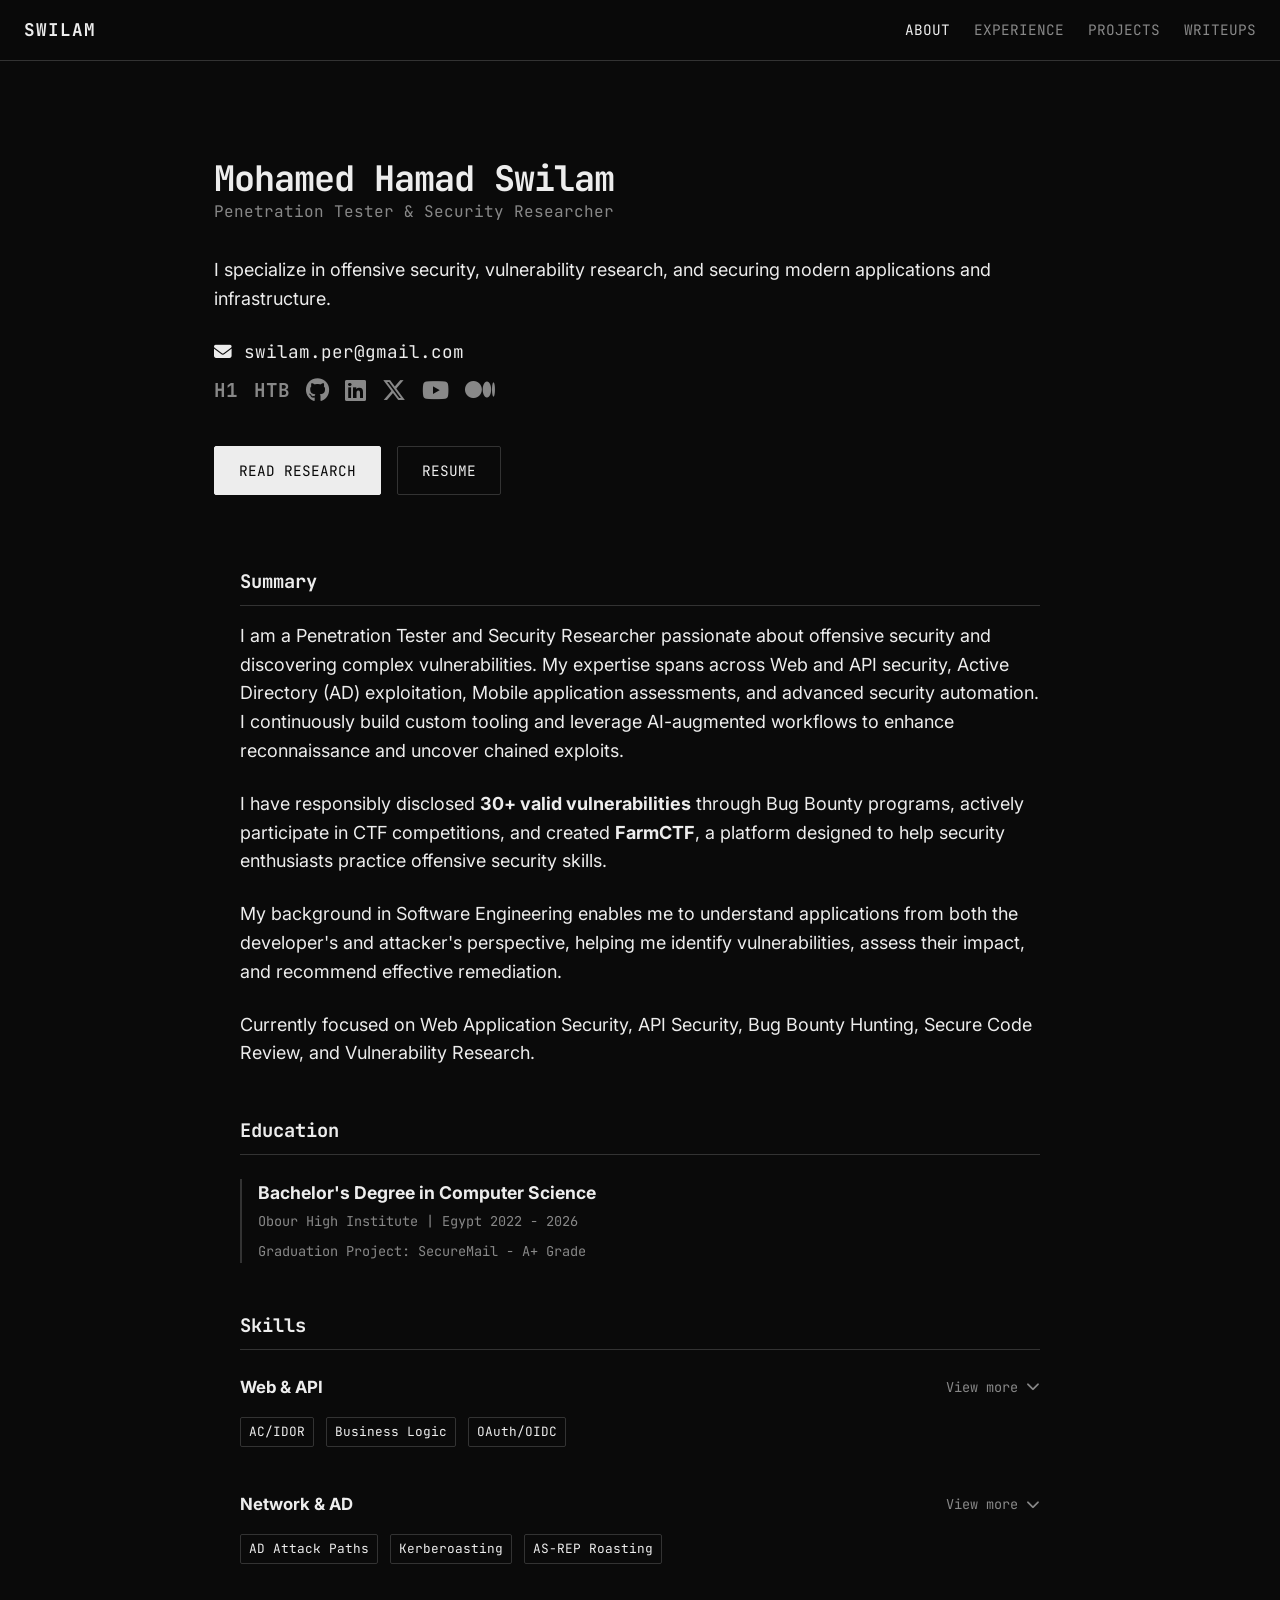
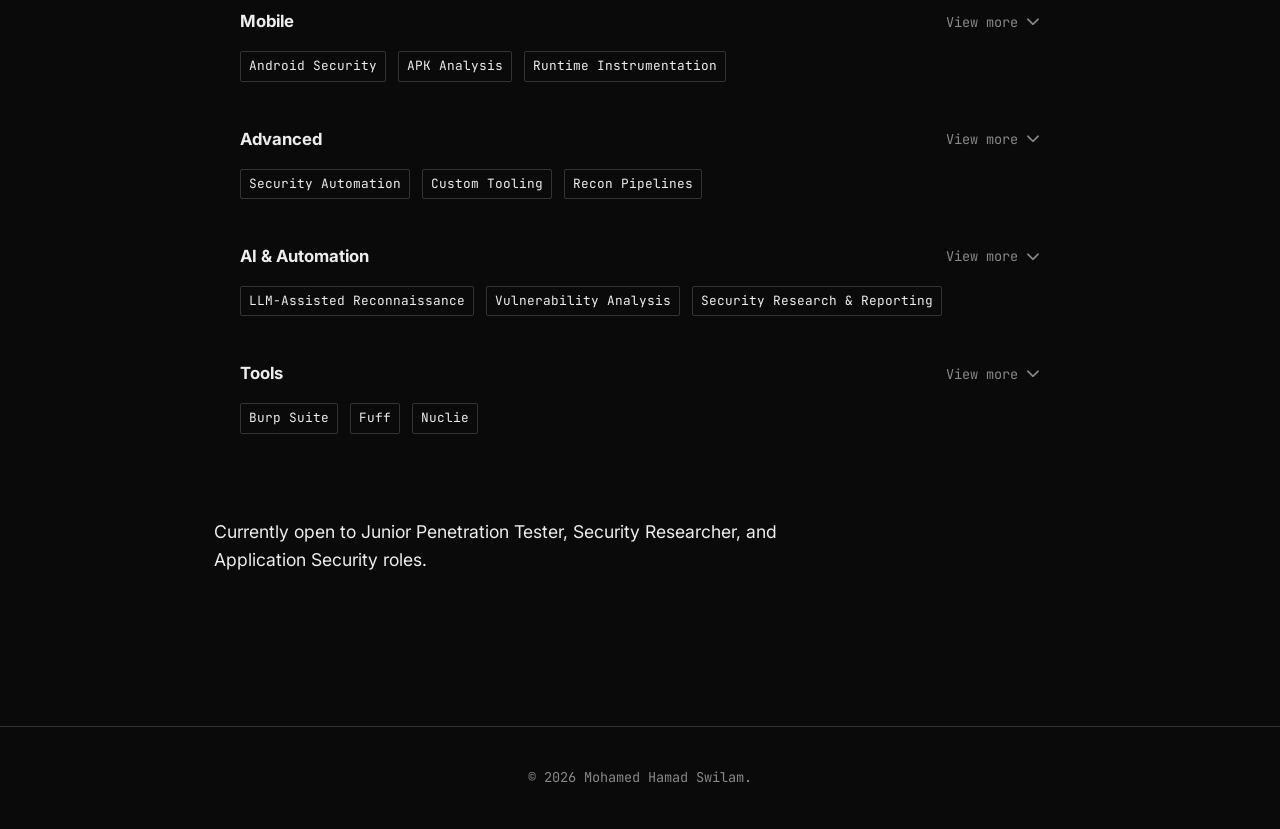
<file: index.html>
<!DOCTYPE html>
<html>
<head>
    <meta charset="UTF-8">
    <meta http-equiv="refresh" content="0; url=pages/about.html" />
    <title>Redirecting...</title>
</head>
<body>
    <script>
        window.location.replace("pages/about.html");
    </script>
</body>
</html>
</file>
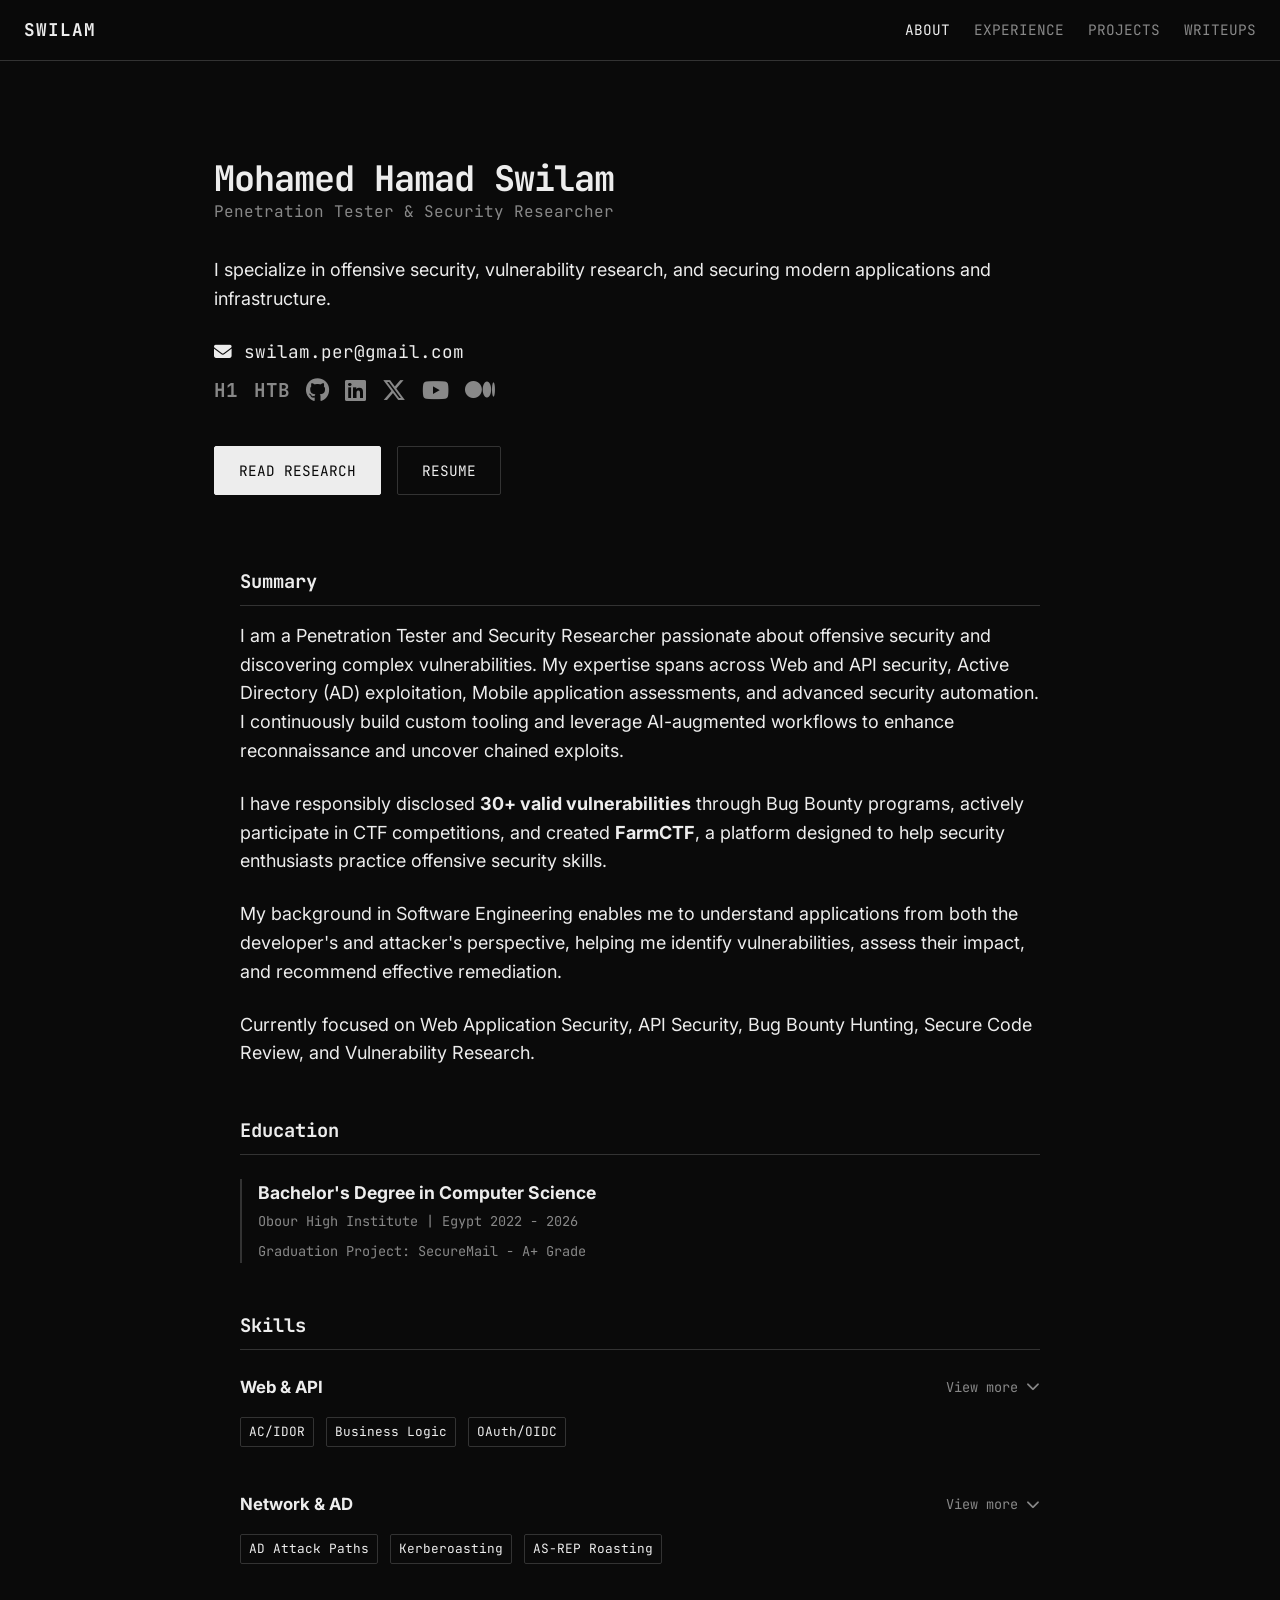
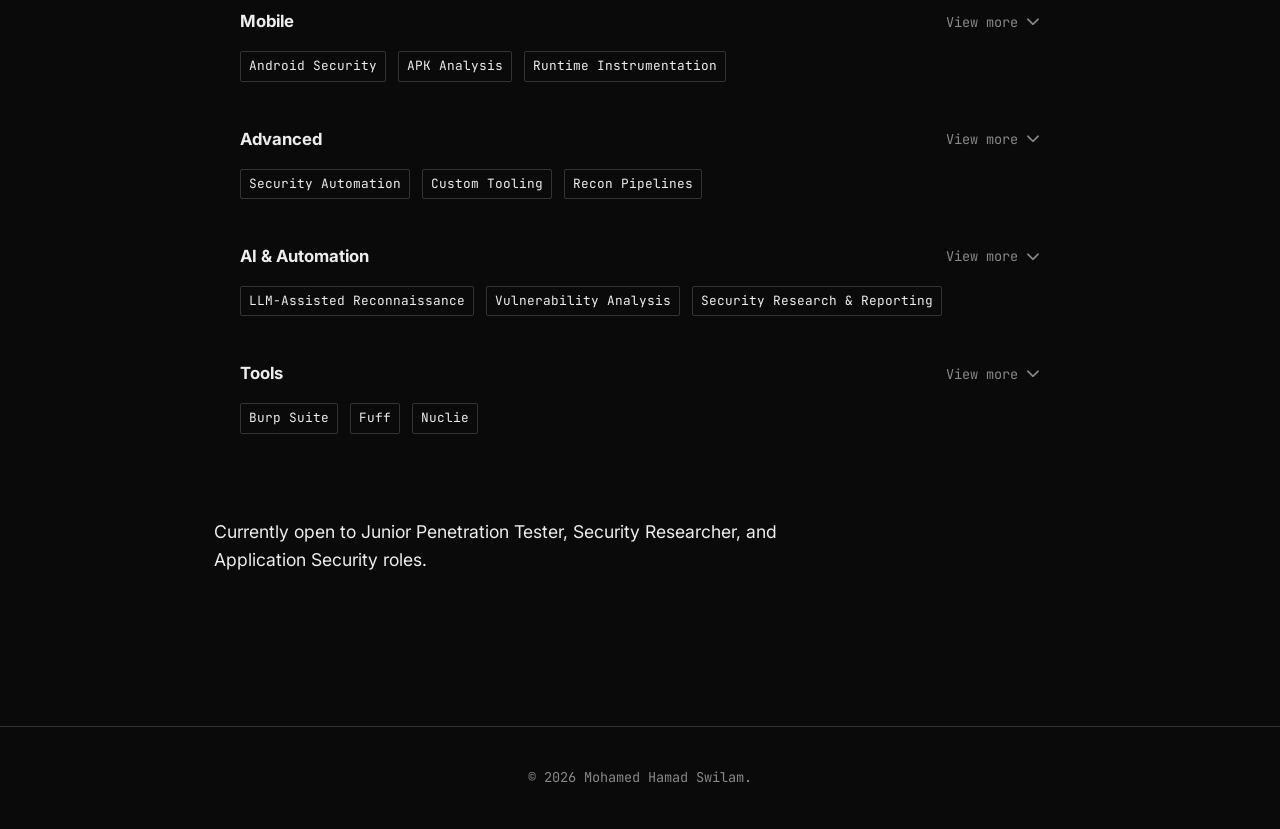
<file: pages/about.html>
<!doctype html>
<html lang="en">

<head>
    <meta charset="UTF-8" />
    <meta name="viewport" content="width=device-width, initial-scale=1.0" />
    <meta name="description" content="Mohamed Hamad Swilam - Penetration Tester & Security Researcher." />
    <title>About - Swilam</title>
    <link rel="apple-touch-icon" sizes="180x180" href="../assets/icons/apple-touch-icon.png" />
    <link rel="icon" type="image/png" sizes="32x32" href="../assets/icons/favicon-32x32.png" />
    <link rel="icon" type="image/png" sizes="16x16" href="../assets/icons/favicon-16x16.png" />
    <link rel="manifest" href="../assets/icons/site.webmanifest" />

    <!-- Fonts -->
    <link rel="preconnect" href="https://fonts.googleapis.com">
    <link rel="preconnect" href="https://fonts.gstatic.com" crossorigin>
    <link
        href="https://fonts.googleapis.com/css2?family=JetBrains+Mono:wght@400;500;700&family=Inter:wght@400;500;600;700&display=swap"
        rel="stylesheet" />

    <!-- CSS -->
    <link rel="stylesheet" href="../assets/css/style.css" />

    <!-- Icons -->
    <link rel="stylesheet" href="https://cdnjs.cloudflare.com/ajax/libs/font-awesome/6.5.1/css/all.min.css" />
</head>

<body>
    <!-- ===== NAVIGATION ===== -->
    <nav id="main-nav">
        <a href="about.html" class="nav-logo">SWILAM</a>
        <ul class="nav-links">
            <li><a href="about.html">About</a></li>
            <li><a href="experience.html">Experience</a></li>
            <li><a href="projects.html">Projects</a></li>
            <li><a href="writeups.html">Writeups</a></li>
        </ul>
        <button class="nav-toggle" aria-label="Toggle navigation">
            <span></span><span></span><span></span>
        </button>
    </nav>

    <main>
        <!-- ===== HERO (Home) ===== -->
        <section id="hero" class="section" style="padding-top: 160px; padding-bottom: 20px;">
            <div class="container">
                <div class="hero-content">
                    <h1 class="hero-name">Mohamed Hamad Swilam</h1>
                    <h2 class="hero-title">Penetration Tester & Security Researcher</h2>
                    <p class="hero-desc">
                        I specialize in offensive security, vulnerability research, and securing modern applications and
                        infrastructure.
                    </p>

                    <div class="contact-info" style="margin-bottom: 8px;">
                        <a href="mailto:swilam.per@gmail.com" class="contact-link"><i class="fas fa-envelope"></i>
                            swilam.per@gmail.com</a>
                    </div>
                    <div class="social-links"
                        style="justify-content: start; flex-wrap: wrap; margin-bottom: 24px; gap: 16px;">
                        <a href="https://hackerone.com/swilam0" target="_blank" rel="noopener" aria-label="HackerOne"
                            title="HackerOne">
                            <span class="txt-icon">H1</span>
                        </a>
                        <a href="https://app.hackthebox.com/users/swilam0" target="_blank" rel="noopener"
                            aria-label="HackTheBox" title="HackTheBox">
                            <span class="txt-icon">HTB</span>
                        </a>
                        <a href="https://github.com/swilam0" target="_blank" rel="noopener" aria-label="GitHub"
                            title="GitHub"><i class="fab fa-github"></i></a>
                        <!-- <a href="https://bugcrowd.com/swilam0" target="_blank" rel="noopener" aria-label="Bugcrowd" title="Bugcrowd">
                            <span class="txt-icon">BC</span>
                        </a> -->
                        <a href="https://www.linkedin.com/in/swilam0" target="_blank" rel="noopener"
                            aria-label="LinkedIn" title="LinkedIn"><i class="fab fa-linkedin"></i></a>
                        <a href="https://x.com/swilam0x" target="_blank" rel="noopener" aria-label="X (Twitter)"
                            title="X (Twitter)"><i class="fab fa-x-twitter"></i></a>
                        <a href="https://youtube.com/@swilam0" target="_blank" rel="noopener" aria-label="YouTube"
                            title="YouTube"><i class="fab fa-youtube"></i></a>
                        <a href="https://medium.com/@swilam0" target="_blank" rel="noopener" aria-label="Medium"
                            title="Medium"><i class="fab fa-medium"></i></a>
                    </div>
                    <div class="hero-actions" style="margin-bottom: 32px;">
                        <a href="writeups.html" class="btn btn-primary">Read Research</a>
                        <a href="https://drive.google.com/file/d/1mlJgNM3TFQbsIzeWX1et4NlNlzLbLSZz/view?usp=drive_link"
                            target="_blank" rel="noopener" class="btn btn-outline">Resume</a>
                    </div>
                </div>
            </div>
        </section>

        <!-- ===== ABOUT ===== -->
        <section id="about" class="section" style="padding-top: 20px; padding-bottom: 20px;">
            <div class="container">
                <div class="about-content" style="max-width: 800px; margin: 0 auto; text-align: left;">

                    <!-- Summary Section -->
                    <div class="about-section" style="margin-bottom: 48px;">
                        <h3
                            style="margin-bottom: 16px; font-family: var(--font-mono); color: var(--text-primary); border-bottom: 1px solid var(--border-color); padding-bottom: 8px;">
                            Summary</h3>
                        <p class="hero-desc" style="margin-bottom: 24px;">
                            I am a Penetration Tester and Security Researcher passionate about offensive security and discovering complex vulnerabilities. My expertise spans across Web and API security, Active Directory (AD) exploitation, Mobile application assessments, and advanced security automation. I continuously build custom tooling and leverage AI-augmented workflows to enhance reconnaissance and uncover chained exploits.
                        </p>
                        <p class="hero-desc" style="margin-bottom: 24px;">
                            I have responsibly disclosed <strong>30+ valid vulnerabilities</strong>
                            through Bug Bounty programs, actively participate in CTF competitions,
                            and created <strong>FarmCTF</strong>, a platform designed to help security
                            enthusiasts practice offensive security skills.
                        </p>
                        <p class="hero-desc" style="margin-bottom: 24px;">
                            My background in Software Engineering enables me to understand applications
                            from both the developer's and attacker's perspective, helping me identify
                            vulnerabilities, assess their impact, and recommend effective remediation.
                        </p>
                        <p class="hero-desc">
                            Currently focused on Web Application Security, API Security,
                            Bug Bounty Hunting, Secure Code Review, and Vulnerability Research.
                        </p>
                    </div>

                    <!-- Education Section -->
                    <div class="about-section" style="margin-bottom: 48px;">
                        <h3
                            style="margin-bottom: 24px; font-family: var(--font-mono); color: var(--text-primary); border-bottom: 1px solid var(--border-color); padding-bottom: 8px;">
                            Education</h3>
                        <div
                            style="border-left: 2px solid var(--border-color); padding-left: 16px; margin-bottom: 16px;">
                            <h4 style="margin-bottom: 4px; font-size: 1.1rem; color: var(--text-primary);">Bachelor's
                                Degree in Computer Science</h4>
                            <span
                                style="color: var(--text-secondary); font-family: var(--font-mono); font-size: 0.85rem; display: block; margin-bottom: 8px;">Obour
                                High Institute | Egypt 2022 - 2026</span>
                            <span
                                style="color: var(--text-secondary); font-family: var(--font-mono); font-size: 0.85rem; display: block; margin-bottom: 8px;">Graduation
                                Project: SecureMail - A+ Grade</span>
                        </div>
                    </div>


                    <!-- Languages Section -->
                    <!-- <div class="about-section" style="margin-bottom: 48px;">
                        <h3
                            style="margin-bottom: 24px; font-family: var(--font-mono); color: var(--text-primary); border-bottom: 1px solid var(--border-color); padding-bottom: 8px;">
                            Languages</h3>
                        <ul style="list-style-type: none; padding-left: 0; color: var(--text-secondary);">
                            <li
                                style="margin-bottom: 8px; border-left: 2px solid var(--border-color); padding-left: 16px;">
                                <strong style="color: var(--text-primary);">Arabic:</strong> Native
                            </li>
                            <li
                                style="margin-bottom: 8px; border-left: 2px solid var(--border-color); padding-left: 16px;">
                                <strong style="color: var(--text-primary);">English:</strong> B2
                            </li>
                        </ul>
                    </div> -->

                    <!-- Skills Section -->
                    <div class="about-section">
                        <h3
                            style="margin-bottom: 24px; font-family: var(--font-mono); color: var(--text-primary); border-bottom: 1px solid var(--border-color); padding-bottom: 8px;">
                            Skills</h3>
                        
                        <div id="skills-container" data-json="../assets/data/skills.json"></div>
                    </div>
                </div>
            </div>
        </section>

        <!-- ===== CONTACT ===== -->
        <section id="contact" class="section" style="padding-top: 20px; padding-bottom: 120px;">
            <div class="container">
                <div class="contact-content">
                    <p class="contact-text">
                        Currently open to Junior Penetration Tester, Security Researcher, and Application Security
                        roles.
                    </p>
                </div>
            </div>
        </section>
    </main>

    <footer id="footer">
        <div class="container">
            <p>&copy; <span id="year">2025</span> Mohamed Hamad Swilam.</p>
        </div>
    </footer>

    <!-- Scripts -->
    <script src="../assets/js/script.js"></script>
</body>

</html>
</file>
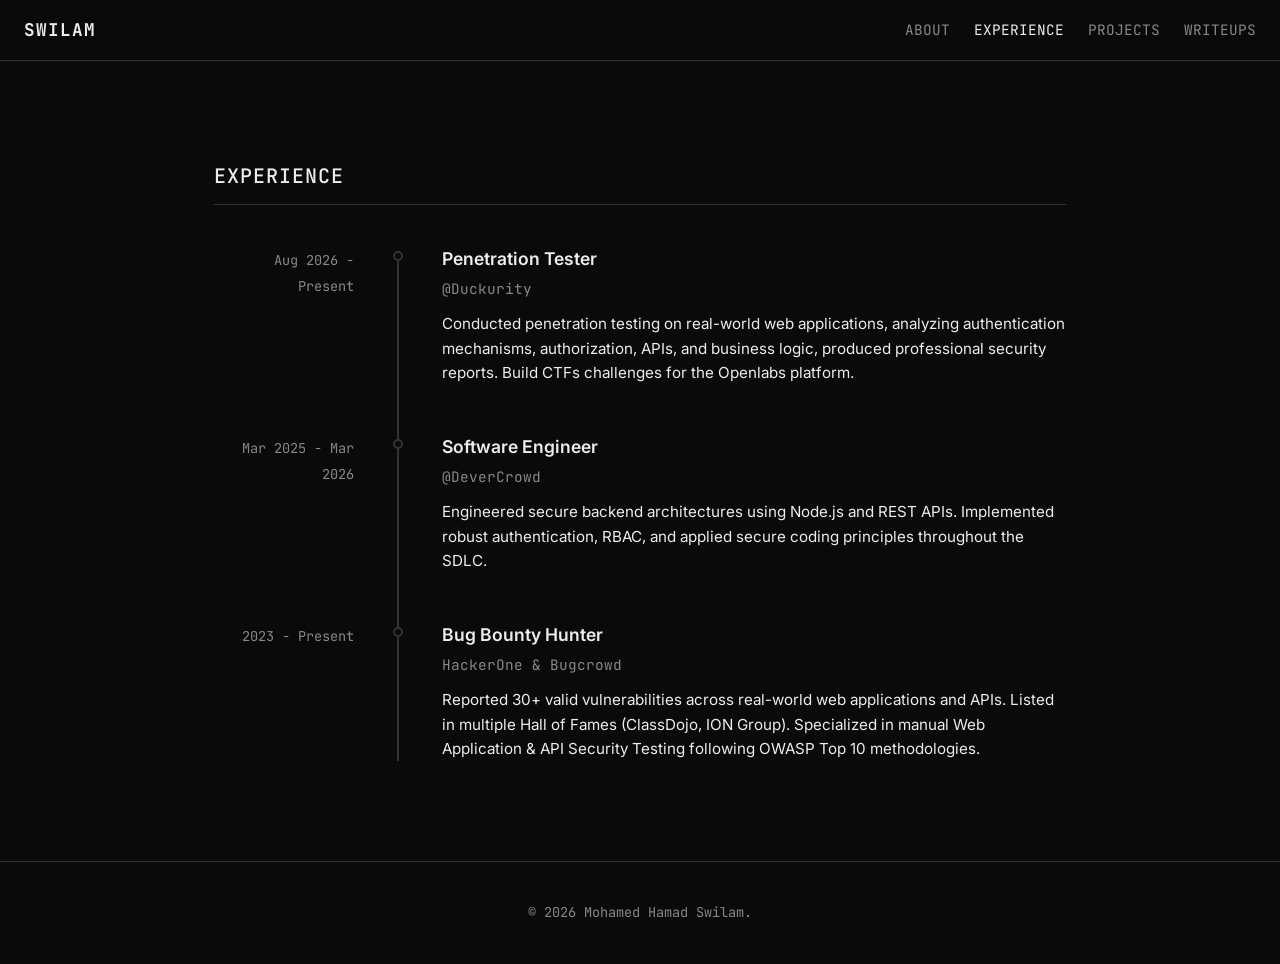
<file: pages/experience.html>
<!doctype html>
<html lang="en">

<head>
    <meta charset="UTF-8" />
    <meta name="viewport" content="width=device-width, initial-scale=1.0" />
    <meta name="description" content="Professional Experience - Mohamed Hamad Swilam." />
    <title>Experience - Swilam</title>
    <link rel="apple-touch-icon" sizes="180x180" href="../assets/icons/apple-touch-icon.png" />
    <link rel="icon" type="image/png" sizes="32x32" href="../assets/icons/favicon-32x32.png" />
    <link rel="icon" type="image/png" sizes="16x16" href="../assets/icons/favicon-16x16.png" />
    <link rel="manifest" href="../assets/icons/site.webmanifest" />

    <!-- Fonts -->
    <link rel="preconnect" href="https://fonts.googleapis.com">
    <link rel="preconnect" href="https://fonts.gstatic.com" crossorigin>
    <link
        href="https://fonts.googleapis.com/css2?family=JetBrains+Mono:wght@400;500;700&family=Inter:wght@400;500;600;700&display=swap"
        rel="stylesheet" />

    <!-- CSS -->
    <link rel="stylesheet" href="../assets/css/style.css" />

    <!-- Icons -->
    <link rel="stylesheet" href="https://cdnjs.cloudflare.com/ajax/libs/font-awesome/6.5.1/css/all.min.css" />
</head>

<body>
    <!-- ===== NAVIGATION ===== -->
    <nav id="main-nav">
        <a href="about.html" class="nav-logo">SWILAM</a>
        <ul class="nav-links">
            <li><a href="about.html">About</a></li>
            <li><a href="experience.html">Experience</a></li>
            <li><a href="projects.html">Projects</a></li>
            <li><a href="writeups.html">Writeups</a></li>
        </ul>
        <button class="nav-toggle" aria-label="Toggle navigation">
            <span></span><span></span><span></span>
        </button>
    </nav>

    <main>
        <!-- ===== EXPERIENCE ===== -->
        <section id="experience" class="section" style="padding-top: 160px;">
            <div class="container">
                <div class="section-header">
                    <h2 class="section-title">Experience</h2>
                </div>
                <div class="experience-list" id="experience-container">
                    <!-- Experiences will be dynamically injected here by script.js -->
                </div>
            </div>
        </section>
    </main>

    <footer id="footer">
        <div class="container">
            <p>&copy; <span id="year">2025</span> Mohamed Hamad Swilam.</p>
        </div>
    </footer>

    <!-- Scripts -->
    <script src="../assets/js/script.js"></script>
</body>

</html>
</file>
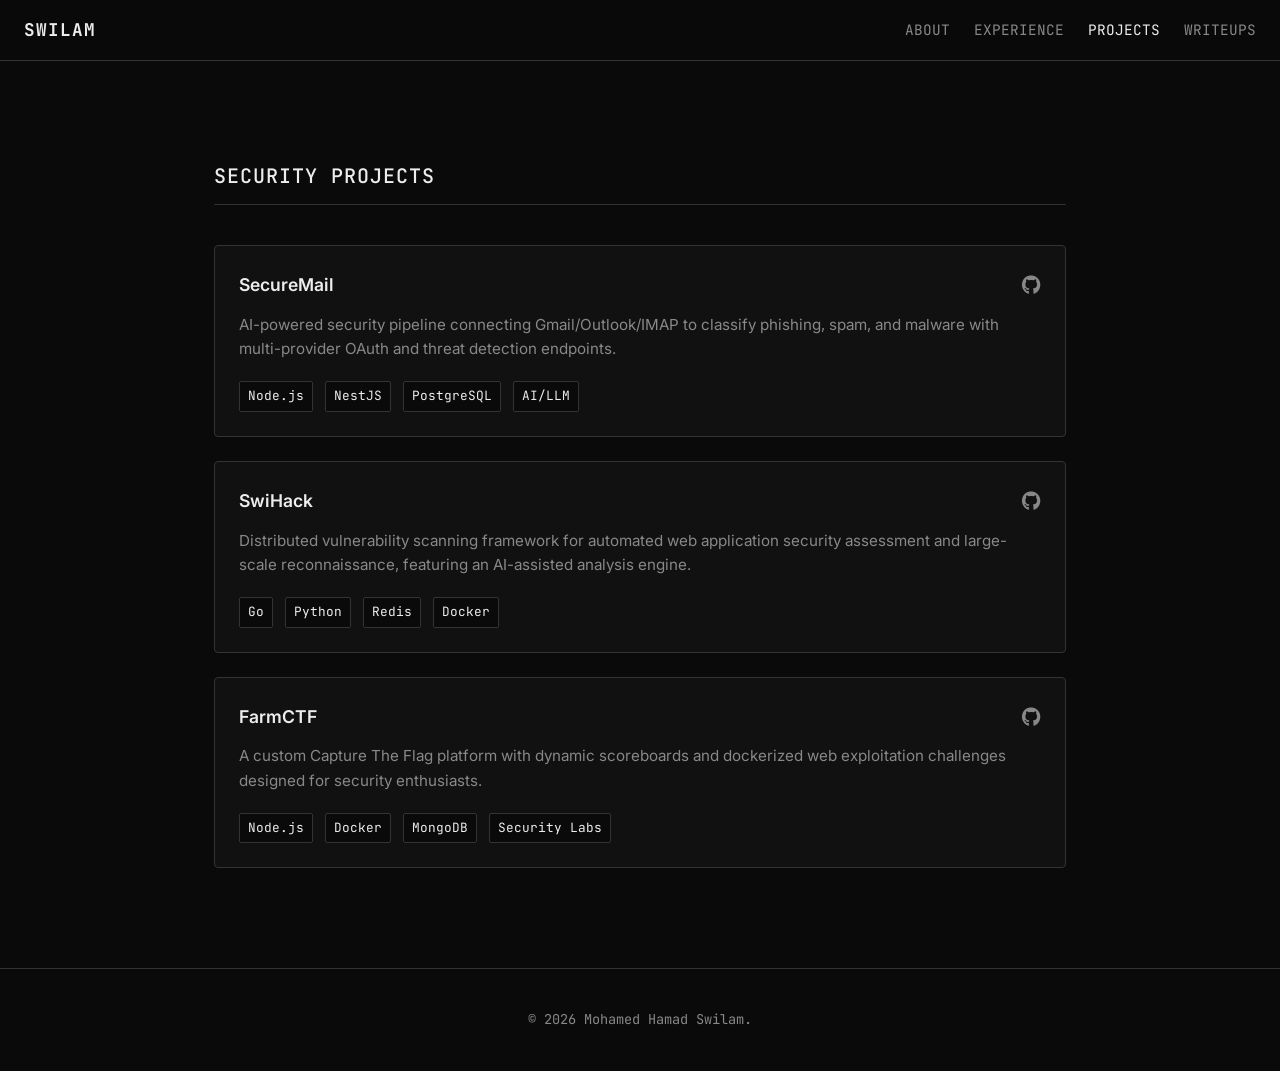
<file: pages/projects.html>
<!doctype html>
<html lang="en">

<head>
    <meta charset="UTF-8" />
    <meta name="viewport" content="width=device-width, initial-scale=1.0" />
    <meta name="description" content="Security Projects - Mohamed Hamad Swilam." />
    <title>Projects - Swilam</title>
    <link rel="apple-touch-icon" sizes="180x180" href="../assets/icons/apple-touch-icon.png" />
    <link rel="icon" type="image/png" sizes="32x32" href="../assets/icons/favicon-32x32.png" />
    <link rel="icon" type="image/png" sizes="16x16" href="../assets/icons/favicon-16x16.png" />
    <link rel="manifest" href="../assets/icons/site.webmanifest" />

    <!-- Fonts -->
    <link rel="preconnect" href="https://fonts.googleapis.com">
    <link rel="preconnect" href="https://fonts.gstatic.com" crossorigin>
    <link
        href="https://fonts.googleapis.com/css2?family=JetBrains+Mono:wght@400;500;700&family=Inter:wght@400;500;600;700&display=swap"
        rel="stylesheet" />

    <!-- CSS -->
    <link rel="stylesheet" href="../assets/css/style.css" />

    <!-- Icons -->
    <link rel="stylesheet" href="https://cdnjs.cloudflare.com/ajax/libs/font-awesome/6.5.1/css/all.min.css" />
</head>

<body>
    <!-- ===== NAVIGATION ===== -->
    <nav id="main-nav">
        <a href="about.html" class="nav-logo">SWILAM</a>
        <ul class="nav-links">
            <li><a href="about.html">About</a></li>
            <li><a href="experience.html">Experience</a></li>
            <li><a href="projects.html">Projects</a></li>
            <li><a href="writeups.html">Writeups</a></li>
        </ul>
        <button class="nav-toggle" aria-label="Toggle navigation">
            <span></span><span></span><span></span>
        </button>
    </nav>

    <main>
        <!-- ===== PROJECTS ===== -->
        <section id="projects" class="section" style="padding-top: 160px;">
            <div class="container">
                <div class="section-header">
                    <h2 class="section-title">Security Projects</h2>
                </div>
                <div class="projects-grid" id="projects-container" data-json="../assets/data/projects.json">
                    <!-- Projects injected via script.js -->
                </div>
            </div>
        </section>
    </main>

    <footer id="footer">
        <div class="container">
            <p>&copy; <span id="year">2025</span> Mohamed Hamad Swilam.</p>
        </div>
    </footer>

    <!-- Scripts -->
    <script src="../assets/js/script.js"></script>
</body>

</html>
</file>
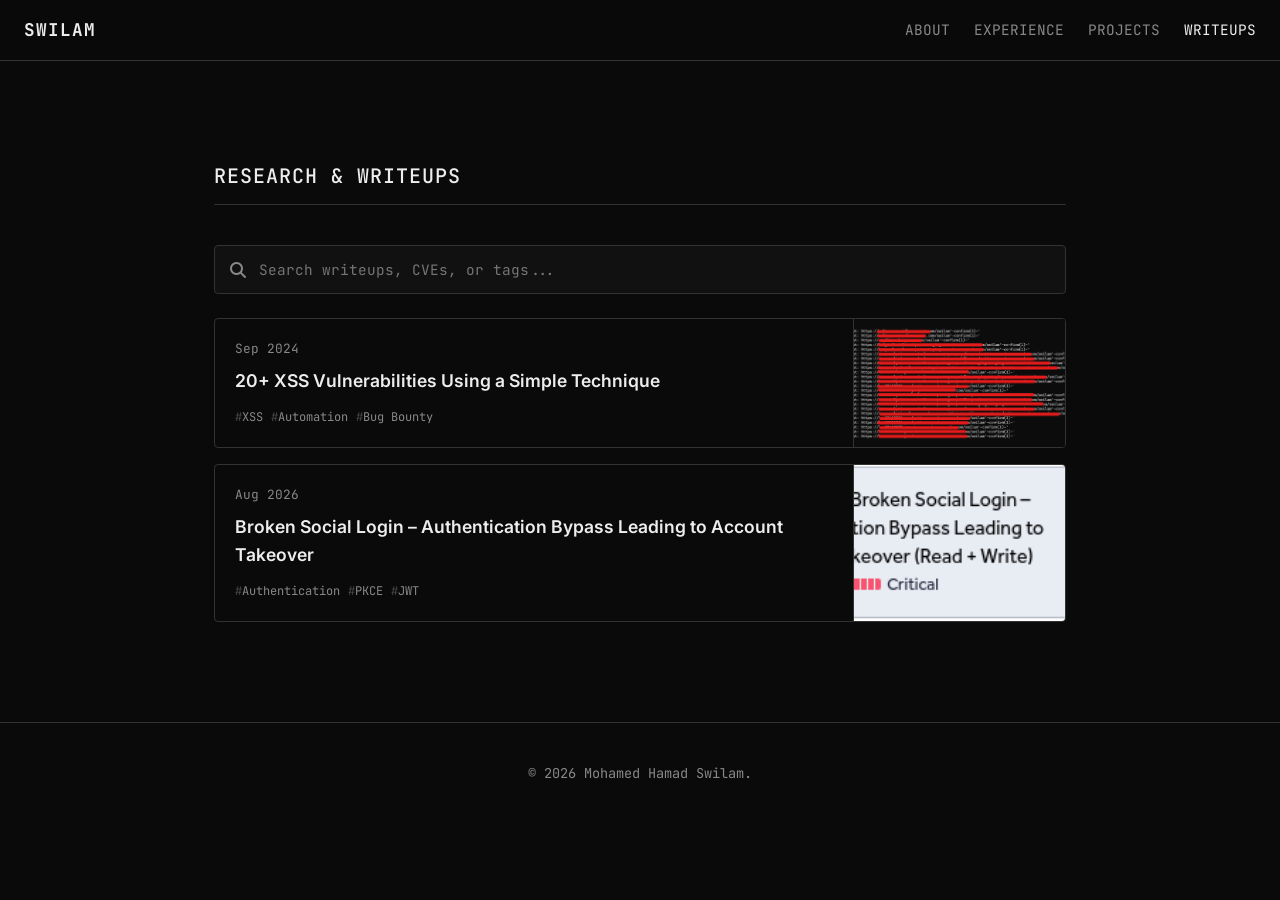
<file: pages/writeups.html>
<!doctype html>
<html lang="en">

<head>
    <meta charset="UTF-8" />
    <meta name="viewport" content="width=device-width, initial-scale=1.0" />
    <meta name="description" content="Security Writeups & Research - Mohamed Hamad Swilam." />
    <title>Writeups - Swilam</title>
    <link rel="apple-touch-icon" sizes="180x180" href="../assets/icons/apple-touch-icon.png" />
    <link rel="icon" type="image/png" sizes="32x32" href="../assets/icons/favicon-32x32.png" />
    <link rel="icon" type="image/png" sizes="16x16" href="../assets/icons/favicon-16x16.png" />
    <link rel="manifest" href="../assets/icons/site.webmanifest" />

    <!-- Fonts -->
    <link rel="preconnect" href="https://fonts.googleapis.com">
    <link rel="preconnect" href="https://fonts.gstatic.com" crossorigin>
    <link
        href="https://fonts.googleapis.com/css2?family=JetBrains+Mono:wght@400;500;700&family=Inter:wght@400;500;600;700&display=swap"
        rel="stylesheet" />

    <!-- CSS -->
    <link rel="stylesheet" href="../assets/css/style.css" />

    <!-- Icons -->
    <link rel="stylesheet" href="https://cdnjs.cloudflare.com/ajax/libs/font-awesome/6.5.1/css/all.min.css" />
</head>

<body>
    <!-- ===== NAVIGATION ===== -->
    <nav id="main-nav">
        <a href="about.html" class="nav-logo">SWILAM</a>
        <ul class="nav-links">
            <li><a href="about.html">About</a></li>
            <li><a href="experience.html">Experience</a></li>
            <li><a href="projects.html">Projects</a></li>
            <li><a href="writeups.html">Writeups</a></li>
        </ul>
        <button class="nav-toggle" aria-label="Toggle navigation">
            <span></span><span></span><span></span>
        </button>
    </nav>

    <main>
        <!-- ===== WRITEUPS LIST ===== -->
        <section id="writeups" class="section" style="padding-top: 160px;">
            <div class="container">
                <div class="section-header">
                    <h2 class="section-title">Research & Writeups</h2>
                </div>

                <div class="writeups-controls">
                    <div class="search-box">
                        <i class="fas fa-search"></i>
                        <input type="text" id="writeup-search" placeholder="Search writeups, CVEs, or tags...">
                    </div>
                </div>

                <div class="writeups-grid" id="writeups-container" data-json="../assets/data/writeups.json"
                    data-base-url="../writeups/">
                    <!-- Writeup cards injected via script.js -->
                </div>
            </div>
        </section>
    </main>

    <footer id="footer">
        <div class="container">
            <p>&copy; <span id="year">2025</span> Mohamed Hamad Swilam.</p>
        </div>
    </footer>

    <!-- Scripts -->
    <script src="../assets/js/script.js"></script>
</body>

</html>
</file>
<file: assets/css/style.css>
/* ========================================
   CYBER FORTRESS - MINIMAL PORTFOLIO
   ======================================== */

:root {
    --bg-primary: #0a0a0a;
    --bg-secondary: #111111;
    --bg-modal: #161616;
    --text-primary: #ededed;
    --text-secondary: #888888;
    --border-color: #333333;
    --border-hover: #555555;
    --accent: #ffffff;
    --font-sans: 'Inter', system-ui, -apple-system, sans-serif;
    --font-mono: 'JetBrains Mono', monospace;
    --container-width: 900px;
}

* {
    margin: 0;
    padding: 0;
    box-sizing: border-box;
}

img, video, iframe, svg, canvas {
    max-width: 100%;
    height: auto;
}

html {
    scroll-behavior: smooth;
    font-size: 16px;
}

body {
    background-color: var(--bg-primary);
    color: var(--text-primary);
    font-family: var(--font-sans);
    line-height: 1.6;
    -webkit-font-smoothing: antialiased;
}

a {
    color: inherit;
    text-decoration: none;
    transition: color 0.2s ease;
}

ul {
    list-style: none;
}

.container {
    max-width: var(--container-width);
    margin: 0 auto;
    padding: 0 24px;
}

.section {
    padding: 100px 0;
}

.section-header {
    margin-bottom: 40px;
    border-bottom: 1px solid var(--border-color);
    padding-bottom: 12px;
}

.section-title {
    font-family: var(--font-mono);
    font-size: 1.25rem;
    font-weight: 500;
    color: var(--text-primary);
    text-transform: uppercase;
    letter-spacing: 1px;
}

/* ========================================
   NAVIGATION
   ======================================== */
#main-nav {
    position: fixed;
    top: 0;
    width: 100%;
    background: rgba(10, 10, 10, 0.85);
    backdrop-filter: blur(12px);
    -webkit-backdrop-filter: blur(12px);
    border-bottom: 1px solid var(--border-color);
    z-index: 1000;
    display: flex;
    justify-content: space-between;
    align-items: center;
    padding: 16px 24px;
}

.nav-logo {
    font-family: var(--font-mono);
    font-weight: 700;
    font-size: 1.1rem;
    letter-spacing: 1px;
}

.nav-links {
    display: flex;
    gap: 24px;
}

.nav-links a {
    font-size: 0.9rem;
    color: var(--text-secondary);
    font-family: var(--font-mono);
    text-transform: uppercase;
}

.nav-links a:hover,
.nav-links a.active {
    color: var(--text-primary);
}

.nav-toggle {
    display: none;
    background: none;
    border: none;
    cursor: pointer;
    width: 24px;
    height: 20px;
    position: relative;
}

.nav-toggle span {
    display: block;
    width: 100%;
    height: 2px;
    background: var(--text-primary);
    position: absolute;
    left: 0;
    transition: 0.3s;
}

.nav-toggle span:nth-child(1) {
    top: 0;
}

.nav-toggle span:nth-child(2) {
    top: 9px;
}

.nav-toggle span:nth-child(3) {
    top: 18px;
}

@media (max-width: 768px) {
    .nav-toggle {
        display: block;
    }

    .nav-links {
        display: flex;
        position: absolute;
        top: 100%;
        left: 0;
        width: 100%;
        background: var(--bg-primary);
        flex-direction: column;
        gap: 16px;
        
        /* Animation properties */
        max-height: 0;
        padding: 0 24px;
        border-bottom: 0px solid var(--border-color);
        overflow: hidden;
        opacity: 0;
        transition: max-height 0.3s ease-out, padding 0.3s ease-out, opacity 0.2s ease-out, border-width 0.3s ease-out;
        pointer-events: none;
    }

    .nav-links.active {
        max-height: 400px;
        padding: 16px 24px;
        border-bottom-width: 1px;
        opacity: 1;
        pointer-events: auto;
    }
}

/* ========================================
   HERO / ABOUT
   ======================================== */
#about {
    padding-top: 160px;
}

.hero-name {
    font-size: 2.5rem;
    font-weight: 700;
    letter-spacing: -1px;
    margin-bottom: 8px;
    line-height: 1.1;
}

.hero-title {
    font-family: var(--font-mono);
    font-size: 1rem;
    color: var(--text-secondary);
    margin-bottom: 32px;
    font-weight: 400;
}

.hero-desc {
    font-size: 1.125rem;
    color: var(--text-primary);
    margin-bottom: 24px;
}

.hero-actions {
    display: flex;
    gap: 16px;
    margin-top: 40px;
}

.btn {
    display: inline-block;
    padding: 12px 24px;
    font-family: var(--font-mono);
    font-size: 0.9rem;
    border-radius: 2px;
    text-transform: uppercase;
    cursor: pointer;
    transition: all 0.2s ease;
}

.btn-primary {
    background: var(--text-primary);
    color: var(--bg-primary);
    border: 1px solid var(--text-primary);
}

.btn-primary:hover {
    background: transparent;
    color: var(--text-primary);
}

.btn-outline {
    background: transparent;
    color: var(--text-primary);
    border: 1px solid var(--border-color);
}

.btn-outline:hover {
    border-color: var(--text-primary);
}

/* ========================================
   EXPERIENCE
   ======================================== */
.experience-list {
    display: flex;
    flex-direction: column;
    gap: 48px;
}

.exp-item {
    display: grid;
    grid-template-columns: 140px 24px 1fr;
    gap: 32px;
}

.exp-meta {
    text-align: right;
    padding-top: 2px;
}

.exp-date {
    font-family: var(--font-mono);
    font-size: 0.85rem;
    color: var(--text-secondary);
}

.exp-timeline {
    position: relative;
    display: flex;
    justify-content: center;
}

.timeline-line {
    position: absolute;
    top: 0;
    bottom: -48px;
    /* Extend through the flex gap */
    width: 2px;
    background: var(--border-color);
    transition: all 0.3s ease;
}

.exp-item:first-child .timeline-line {
    top: 6px;
}

.exp-item:last-child .timeline-line {
    bottom: 0;
}

.timeline-dot {
    position: absolute;
    top: 6px;
    width: 10px;
    height: 10px;
    background: var(--bg-primary);
    border: 2px solid var(--border-color);
    border-radius: 50%;
    z-index: 1;
    transition: all 0.3s ease;
}

.exp-item:hover .timeline-dot {
    border-color: var(--text-primary);
    background: var(--text-primary);
    box-shadow: 0 0 8px var(--text-primary);
}

.exp-item:hover .timeline-line {
    background: var(--text-primary);
    box-shadow: 0 0 8px var(--text-primary);
}

.exp-role {
    font-size: 1.1rem;
    font-weight: 600;
    margin-bottom: 4px;
}

.exp-org {
    display: block;
    font-family: var(--font-mono);
    font-size: 0.9rem;
    color: var(--text-secondary);
    margin-bottom: 12px;
}

.exp-desc {
    font-size: 0.95rem;
    color: var(--text-primary);
}

@media (max-width: 600px) {
    .exp-item {
        grid-template-columns: 16px 1fr;
        gap: 16px;
    }

    .exp-meta {
        grid-column: 1 / -1;
        text-align: left;
        padding-top: 0;
        margin-bottom: 8px;
    }

    .exp-timeline {
        grid-column: 1;
        grid-row: 2;
    }

    .exp-details {
        grid-column: 2;
        grid-row: 2;
    }
}

/* ========================================
   SKILLS COLLAPSE
   ======================================== */
.skill-collapse-content {
    display: grid;
    grid-template-rows: 0fr;
    transition: grid-template-rows 0.3s ease-out;
}

.skill-collapse-content.expanded {
    grid-template-rows: 1fr;
}

.skill-collapse-content > div {
    overflow: hidden;
}

.skill-toggle-btn {
    background: transparent;
    border: none;
    color: var(--text-secondary);
    font-family: var(--font-mono);
    font-size: 0.85rem;
    font-weight: normal;
    cursor: pointer;
    display: inline-flex;
    align-items: center;
    gap: 8px;
    transition: color 0.2s ease;
    padding: 0;
}

.skill-toggle-btn:hover {
    color: var(--text-primary);
}

.skill-toggle-btn i {
    transition: transform 0.3s ease;
}



/* ========================================
   PROJECTS
   ======================================== */
.projects-grid {
    display: grid;
    grid-template-columns: 1fr;
    gap: 24px;
}

.project-card {
    border: 1px solid var(--border-color);
    padding: 24px;
    background: var(--bg-secondary);
    border-radius: 4px;
    transition: border-color 0.2s ease;
}

.project-card:hover {
    border-color: var(--border-hover);
}

.project-header {
    display: flex;
    justify-content: space-between;
    align-items: center;
    margin-bottom: 12px;
}

.project-name {
    font-size: 1.1rem;
    font-weight: 600;
}

.project-link {
    color: var(--text-secondary);
    font-size: 1.2rem;
}

.project-link:hover {
    color: var(--text-primary);
}

.project-desc {
    font-size: 0.95rem;
    color: var(--text-secondary);
    margin-bottom: 20px;
}

.project-tech {
    display: flex;
    flex-wrap: wrap;
    gap: 12px;
}

.project-tech span {
    font-family: var(--font-mono);
    font-size: 0.8rem;
    color: var(--text-primary);
    background: var(--bg-primary);
    padding: 4px 8px;
    border: 1px solid var(--border-color);
    border-radius: 2px;
}

/* ========================================
   WRITEUPS
   ======================================== */
.writeups-controls {
    margin-bottom: 24px;
}

.search-box {
    position: relative;
    width: 100%;
}

.search-box i {
    position: absolute;
    left: 16px;
    top: 50%;
    transform: translateY(-50%);
    color: var(--text-secondary);
}

.search-box input {
    width: 100%;
    padding: 14px 16px 14px 44px;
    background: var(--bg-secondary);
    border: 1px solid var(--border-color);
    border-radius: 4px;
    color: var(--text-primary);
    font-family: var(--font-mono);
    font-size: 0.9rem;
    transition: border-color 0.2s ease;
}

.search-box input:focus {
    outline: none;
    border-color: var(--text-primary);
}

.writeups-grid {
    display: grid;
    grid-template-columns: 1fr;
    gap: 16px;
}

.writeup-card {
    display: flex;
    justify-content: space-between;
    align-items: stretch;
    border: 1px solid var(--border-color);
    background: var(--bg-primary);
    border-radius: 4px;
    cursor: pointer;
    overflow: hidden;
    text-decoration: none;
    transition: all 0.2s ease;
}

.writeup-card:hover {
    border-color: var(--border-hover);
    background: var(--bg-secondary);
}

.writeup-card-content {
    flex: 1;
    padding: 20px;
    display: flex;
    flex-direction: column;
    justify-content: center;
}

.writeup-card-cover {
    width: 25%;
    min-width: 120px;
    max-width: 250px;
    background: var(--bg-secondary);
    border-left: 1px solid var(--border-color);
}

.writeup-card-cover img {
    width: 100%;
    height: 100%;
    object-fit: cover;
    display: block;
}

@media (max-width: 600px) {
    .writeup-card {
        flex-direction: column-reverse;
    }

    .writeup-card-cover {
        width: 100%;
        max-width: none;
        height: 140px;
        border-left: none;
        border-bottom: 1px solid var(--border-color);
    }
}

.writeup-meta {
    font-family: var(--font-mono);
    font-size: 0.8rem;
    color: var(--text-secondary);
    margin-bottom: 8px;
    display: flex;
    justify-content: space-between;
}

.writeup-title {
    font-size: 1.1rem;
    font-weight: 600;
    margin-bottom: 12px;
}

.writeup-tags {
    display: flex;
    flex-wrap: wrap;
    gap: 8px;
}

.writeup-tags span {
    font-family: var(--font-mono);
    font-size: 0.75rem;
    color: var(--text-secondary);
}

.writeup-tags span::before {
    content: "#";
    opacity: 0.5;
}

/* ========================================
   MODAL / MARKDOWN RENDERER
   ======================================== */
.modal {
    position: fixed;
    top: 0;
    left: 0;
    width: 100%;
    height: 100%;
    z-index: 2000;
    display: flex;
    justify-content: center;
    align-items: flex-start;
    opacity: 0;
    visibility: hidden;
    transition: opacity 0.3s ease, visibility 0.3s ease;
    overflow-y: auto;
    padding: 40px 20px;
}

.modal.active {
    opacity: 1;
    visibility: visible;
}

.modal-backdrop {
    position: fixed;
    top: 0;
    left: 0;
    width: 100%;
    height: 100%;
    background: rgba(0, 0, 0, 0.8);
    backdrop-filter: blur(4px);
    z-index: 2001;
}

#toc-mobile-container {
    position: sticky;
    top: 70px; /* Below navbar */
    z-index: 99;
    margin-bottom: 32px;
    width: 100%;
    max-width: 100%;
}

details.toc-mobile-details {
    border: 1px solid var(--border-color);
    border-radius: 4px;
    background: rgba(15, 15, 15, 0.95);
    backdrop-filter: blur(8px);
    -webkit-backdrop-filter: blur(8px);
    box-shadow: 0 4px 12px rgba(0, 0, 0, 0.2);
    width: 100%;
    max-width: 100%;
    overflow-x: hidden;
}

.modal-content {
    position: relative;
    width: 100%;
    max-width: 800px;
    background: var(--bg-modal);
    border: 1px solid var(--border-color);
    border-radius: 6px;
    z-index: 2002;
    padding: 40px;
    margin-bottom: 40px;
    transform: translateY(20px);
    transition: transform 0.3s ease;
}

.modal.active .modal-content {
    transform: translateY(0);
}

.modal-header {
    display: flex;
    justify-content: flex-end;
    margin-bottom: 20px;
}

.modal-close {
    background: none;
    border: none;
    color: var(--text-secondary);
    font-size: 1.5rem;
    cursor: pointer;
    transition: color 0.2s ease;
}

.modal-close:hover {
    color: var(--text-primary);
}

/* Markdown Typography styling */
.markdown-body {
    color: var(--text-primary);
    font-family: var(--font-sans);
    line-height: 1.7;
}

.markdown-body h1,
.markdown-body h2,
.markdown-body h3,
.markdown-body h4 {
    margin-top: 2em;
    margin-bottom: 1em;
    font-weight: 600;
    scroll-margin-top: 100px;
}

.markdown-body h1 {
    font-size: 2rem;
    margin-top: 0;
}

.markdown-body h2 {
    font-size: 1.5rem;
    border-bottom: 1px solid var(--border-color);
    padding-bottom: 0.3em;
}

.markdown-body p {
    margin-bottom: 1.2em;
}

.markdown-body a {
    color: var(--text-primary);
    text-decoration: underline;
    text-underline-offset: 4px;
}

.markdown-body a:hover {
    color: var(--text-secondary);
}

.markdown-body ul,
.markdown-body ol {
    margin-bottom: 1.2em;
    padding-left: 2em;
}

.markdown-body ul {
    list-style: disc;
}

.markdown-body ol {
    list-style: decimal;
}

.markdown-body ul ul,
.markdown-body ol ul {
    list-style: circle;
}

.markdown-body li {
    margin-bottom: 0.5em;
}

.markdown-body strong {
    font-weight: 600;
    color: var(--text-primary);
}

.markdown-body em {
    font-style: italic;
}

.markdown-body table {
    width: 100%;
    border-collapse: collapse;
    margin-bottom: 1.2em;
}

.markdown-body th,
.markdown-body td {
    border: 1px solid var(--border-color);
    padding: 8px 12px;
    text-align: left;
}

.markdown-body th {
    background: var(--bg-secondary);
    font-weight: 600;
    color: var(--text-primary);
}

.markdown-body pre {
    background: var(--bg-primary);
    border: 1px solid var(--border-color);
    border-radius: 4px;
    padding: 16px;
    overflow-x: auto;
    max-width: 100%;
    margin-bottom: 1.5em;
    font-family: var(--font-mono);
    font-size: 0.9rem;
}

.markdown-body code {
    background: rgba(255, 255, 255, 0.1);
    padding: 0.2em 0.4em;
    border-radius: 3px;
    font-family: var(--font-mono);
    font-size: 0.85em;
    overflow-wrap: break-word;
    word-break: break-word;
}

.markdown-body pre code {
    background: transparent;
    padding: 0;
}

.markdown-body blockquote {
    border-left: 4px solid var(--border-color);
    padding-left: 1em;
    color: var(--text-secondary);
    margin-bottom: 1.5em;
}

.markdown-body hr {
    height: 1px;
    background: var(--border-color);
    border: none;
    margin: 2em 0;
}

.markdown-body img {
    max-width: 100%;
    height: auto;
    border-radius: 4px;
    border: 1px solid var(--border-color);
    margin: 1.5em 0;
    display: block;
}

/* ========================================
   CONTACT & FOOTER
   ======================================== */
.contact-content {
    max-width: 600px;
}

.contact-text {
    font-size: 1.1rem;
    margin-bottom: 32px;
}

.contact-links {
    margin-bottom: 32px;
}

.contact-link {
    display: inline-flex;
    align-items: center;
    gap: 12px;
    font-family: var(--font-mono);
    font-size: 1.1rem;
    border-bottom: 1px solid transparent;
}

.contact-link:hover {
    border-bottom-color: var(--text-primary);
}

.social-links {
    display: flex;
    gap: 24px;
    align-items: center;
}

.social-links a {
    color: var(--text-secondary);
    font-size: 1.5rem;
    display: flex;
    align-items: center;
    justify-content: center;
}

.social-links a:hover {
    color: var(--text-primary);
}

.txt-icon {
    font-family: var(--font-mono);
    font-size: 1.2rem;
    font-weight: 700;
}

#footer {
    padding: 40px 0;
    border-top: 1px solid var(--border-color);
    text-align: center;
    font-family: var(--font-mono);
    font-size: 0.85rem;
    color: var(--text-secondary);
}

@media (max-width: 600px) {
    .hero-name {
        font-size: 2rem;
    }

    .modal-content {
        padding: 24px;
    }
}

/* ========================================
   WRITEUP DETAIL & TOC
   ======================================== */
.writeup-hero-header {
    position: relative;
    padding: 80px 40px;
    margin-bottom: 40px;
    border-radius: 8px;
    overflow: hidden;
    display: flex;
    align-items: center;
    /* border: 1px solid var(--border-color); */
    background: var(--bg-secondary);
}

.hero-bg {
    position: absolute;
    top: 0;
    left: 0;
    width: 100%;
    height: 100%;
    background-size: cover;
    background-position: center;
    z-index: 0;
}

.hero-overlay {
    position: absolute;
    top: 0;
    left: 0;
    width: 100%;
    height: 100%;
    background: linear-gradient(to right, rgba(10, 10, 10, 0.95) 0%, rgba(10, 10, 10, 0.6) 50%, rgba(10, 10, 10, 0.2) 100%);
    z-index: 1;
}

.hero-content {
    position: relative;
    z-index: 2;
    width: 100%;
}

.hero-content h1 {
    margin: 0;
    font-family: var(--font-mono);
    font-size: 2.2rem;
    color: var(--text-primary);
    font-weight: 700;
}

@media (max-width: 600px) {
    .writeup-hero-header {
        padding: 40px 20px;
    }

    .hero-content h1 {
        font-size: 1.5rem;
    }
}

.back-link {
    display: inline-flex;
    align-items: center;
    gap: 8px;
    font-family: var(--font-mono);
    font-size: 0.9rem;
    color: var(--text-secondary);
    text-decoration: none;
    margin-bottom: 32px;
    transition: color 0.2s ease;
}

.back-link:hover {
    color: var(--text-primary);
}

.back-link i {
    font-size: 0.8rem;
}

.writeup-layout {
    display: flex;
    gap: 60px;
    align-items: flex-start;
    max-width: 1200px;
    justify-content: space-between;
}

.writeup-main {
    flex: 1;
    min-width: 0;
    /* Prevent flex overflow */
    max-width: 800px;
    width: 100%;
    /* Keep reading width comfortable */
}

.toc-desktop-container {
    width: 200px;
    flex-shrink: 0;
    position: sticky;
    top: 100px;
    /* Account for navbar */
    max-height: calc(100vh - 120px);
    overflow-y: auto;
    border-left: 1px solid var(--border-color);
    padding-left: 32px;
}

#toc-mobile-container {
    margin-bottom: 30px;
}

.toc-title {
    font-family: var(--font-mono);
    font-size: 0.85rem;
    color: var(--text-secondary);
    text-transform: uppercase;
    letter-spacing: 1px;
    margin-bottom: 16px;
    display: block;
}

/* ========================================
   TABLE OF CONTENTS (PCB MOTHERBOARD STYLE)
   ======================================== */
.toc-list {
    list-style: none;
    position: relative;
    padding: 0;
    margin: 0;
}

.toc-list li {
    position: relative;
    padding-block: 2px;
}

/* Base vertical trace */
.toc-list li::before {
    content: '';
    position: absolute;
    top: 0;
    bottom: 0;
    width: 2px;
    background: var(--border-color);
    transition: all 0.3s ease;
    z-index: 1;
}

/* Active trace glow */
.toc-list li.active::before {
    background: var(--text-primary);
    box-shadow: 0 0 8px var(--text-primary);
}

/* Level 2 (H2) trace */
.toc-h2 {
    padding-left: 16px;
}

.toc-h2::before {
    left: 0;
}

/* Level 3 (H3) trace */
.toc-h3 {
    padding-left: 28px;
}

.toc-h3::before {
    left: 12px;
}

/* SVG Connectors */
.toc-svg {
    position: absolute;
    top: 0;
    left: 0;
    width: 14px;
    height: 16px;
    color: var(--border-color);
    transition: all 0.3s ease;
    z-index: 1;
}

/* Start vertical lines below the connector if there is one */
.toc-list li.step-in::before,
.toc-list li.step-out::before {
    top: 16px;
}

/* Active connector glow */
.toc-list li.active .toc-svg {
    color: var(--text-primary);
    filter: drop-shadow(0 0 5px var(--text-primary));
}

.toc-link {
    font-size: 0.85rem;
    color: var(--text-secondary);
    transition: color 0.3s ease, text-shadow 0.3s ease;
    display: flex;
    align-items: center;
    line-height: 1.4;
    padding: 4px 0;
    position: relative;
    z-index: 1;
    text-decoration: none;
}

.toc-h2 .toc-link {
    font-weight: 500;
}

.toc-h3 .toc-link {
    font-size: 0.8rem;
}

.toc-link:hover {
    color: var(--text-primary);
}

/* Active Text */
.toc-list li.active>.toc-link {
    color: var(--text-primary);
    text-shadow: 0 0 8px rgba(255, 255, 255, 0.4);
}

/* Mobile TOC overrides */
.toc-mobile-details {
    border: 1px solid var(--border-color);
    border-radius: 4px;
    background: var(--bg-secondary);
    margin-bottom: 32px;
}

.toc-mobile-summary {
    padding: 16px;
    font-family: var(--font-mono);
    font-size: 0.9rem;
    cursor: pointer;
    display: flex;
    justify-content: space-between;
    align-items: center;
    background: transparent;
    border: none;
    width: 100%;
    color: var(--text-primary);
}

.toc-mobile-summary i {
    transition: transform 0.3s ease;
}

.toc-mobile-content-wrapper {
    display: grid;
    grid-template-rows: 0fr;
    transition: grid-template-rows 0.3s ease-out;
}
.toc-mobile-content-wrapper.expanded {
    grid-template-rows: 1fr;
}
.toc-mobile-content-wrapper > div {
    overflow: hidden;
}

.toc-mobile-content {
    padding: 0 16px 16px 16px;
}

.toc-mobile-content-wrapper.expanded {
    border-top: 1px solid var(--border-color);
}

.toc-mobile-content .toc-list {
    margin-top: 24px;
}

.toc-mobile-content .toc-title {
    display: none;
}

/* Hide desktop TOC on small screens */
@media (max-width: 900px) {
    .writeup-layout {
        flex-direction: column;
    }

    .toc-desktop-container {
        display: none;
    }
}

/* Hide mobile TOC on large screens */
@media (min-width: 901px) {
    #toc-mobile-container {
        display: none;
    }
}
</file>
